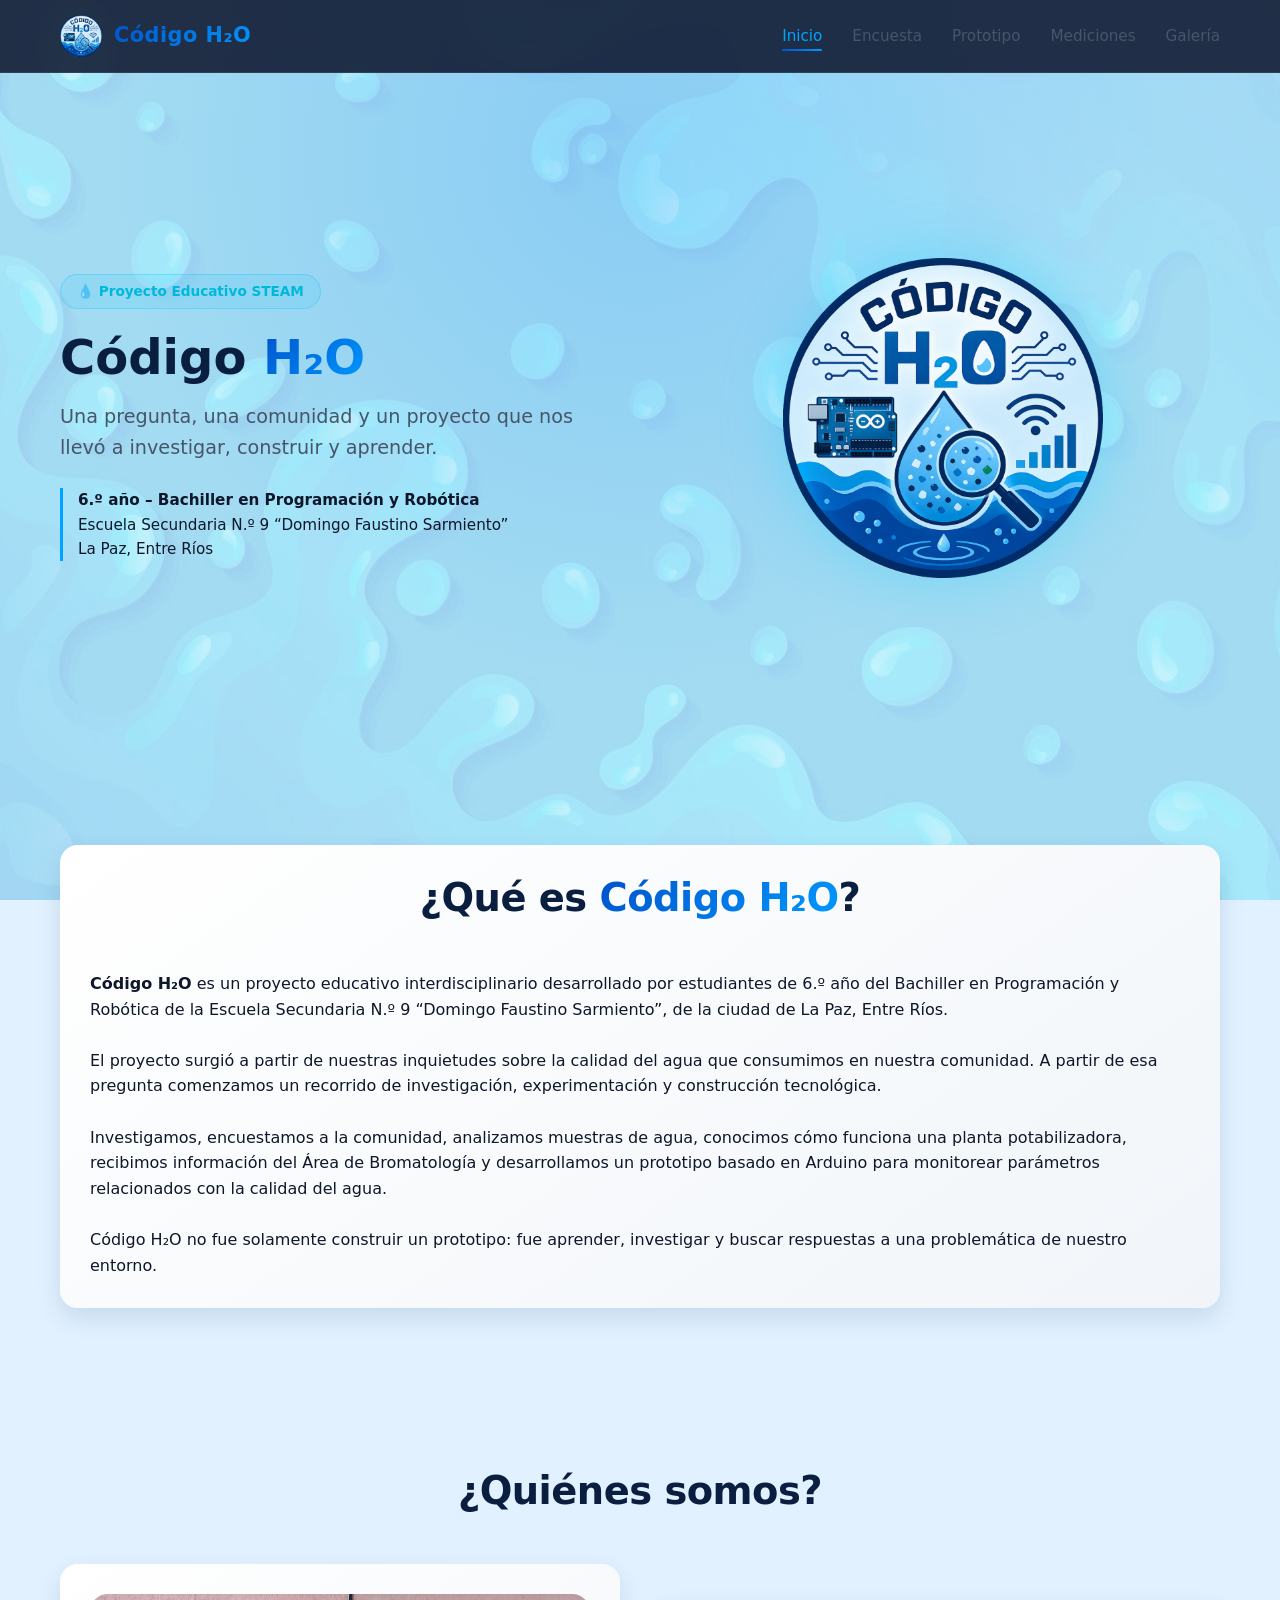
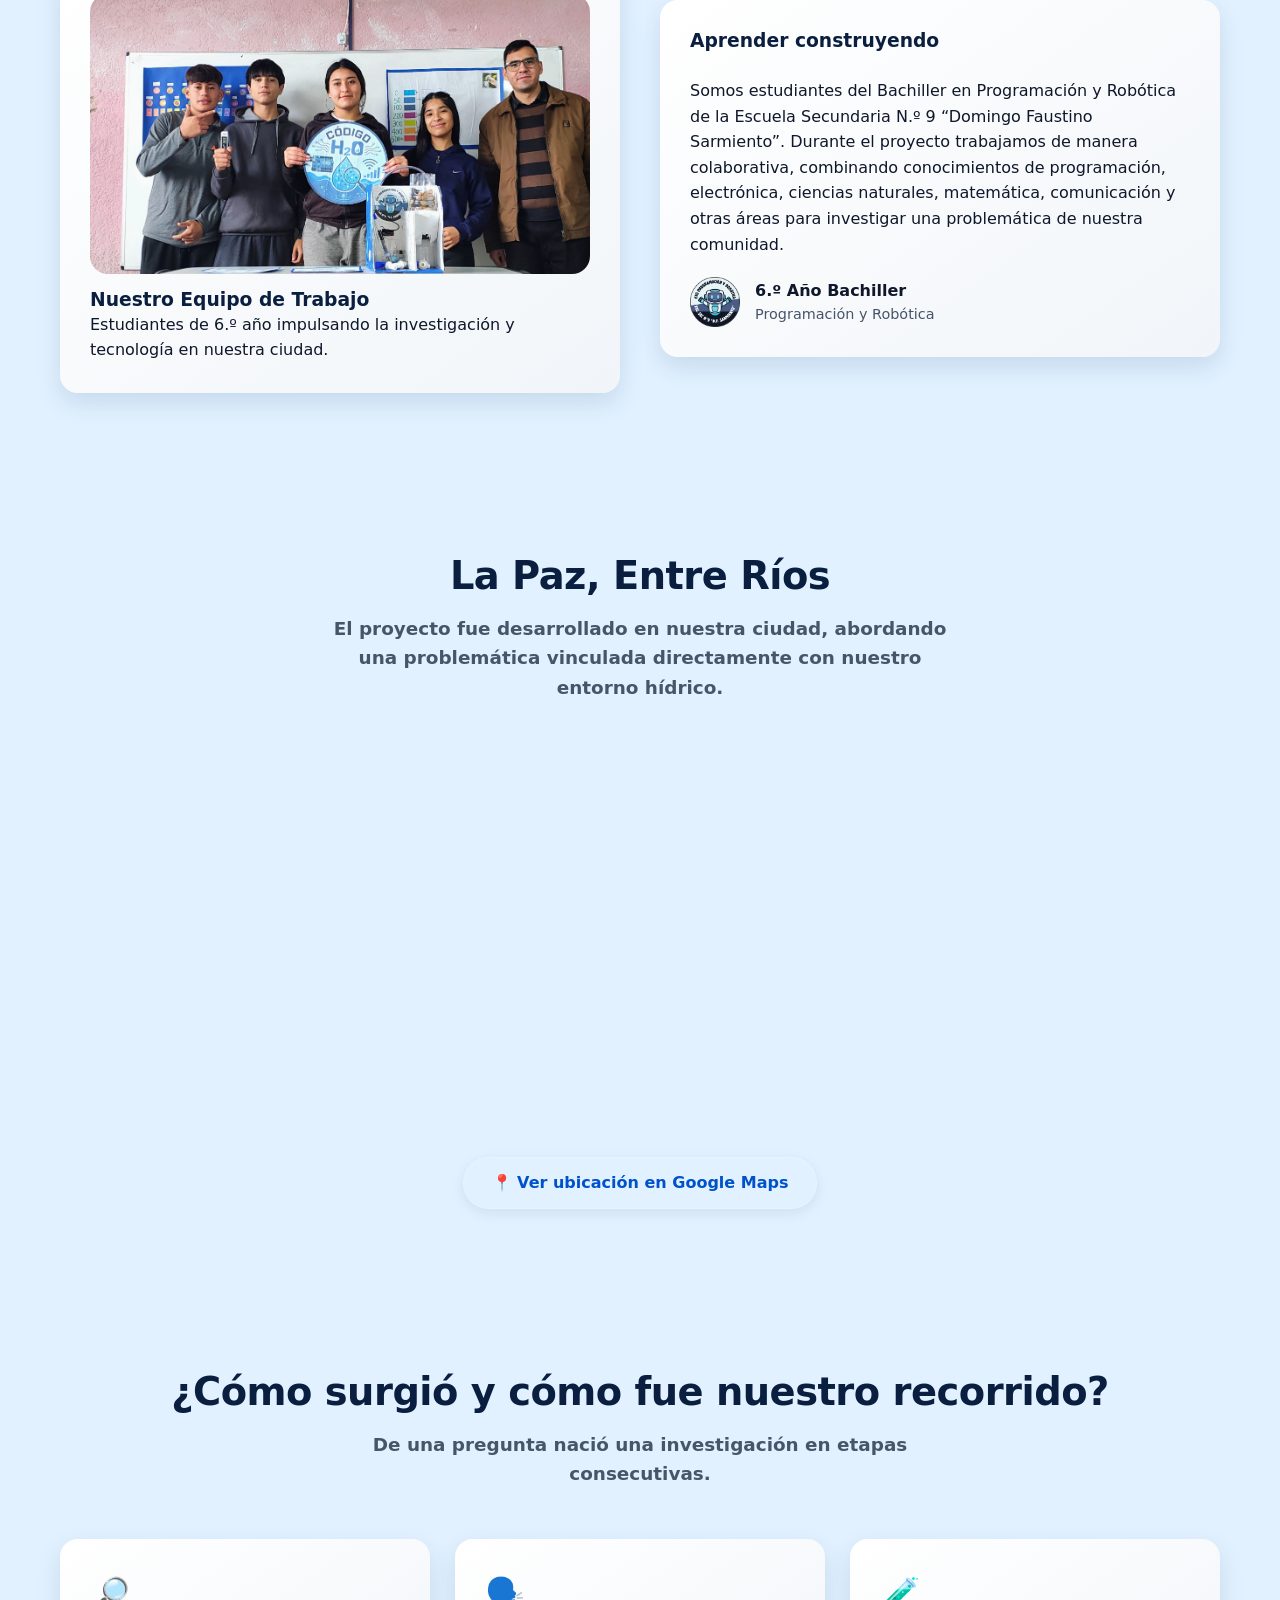
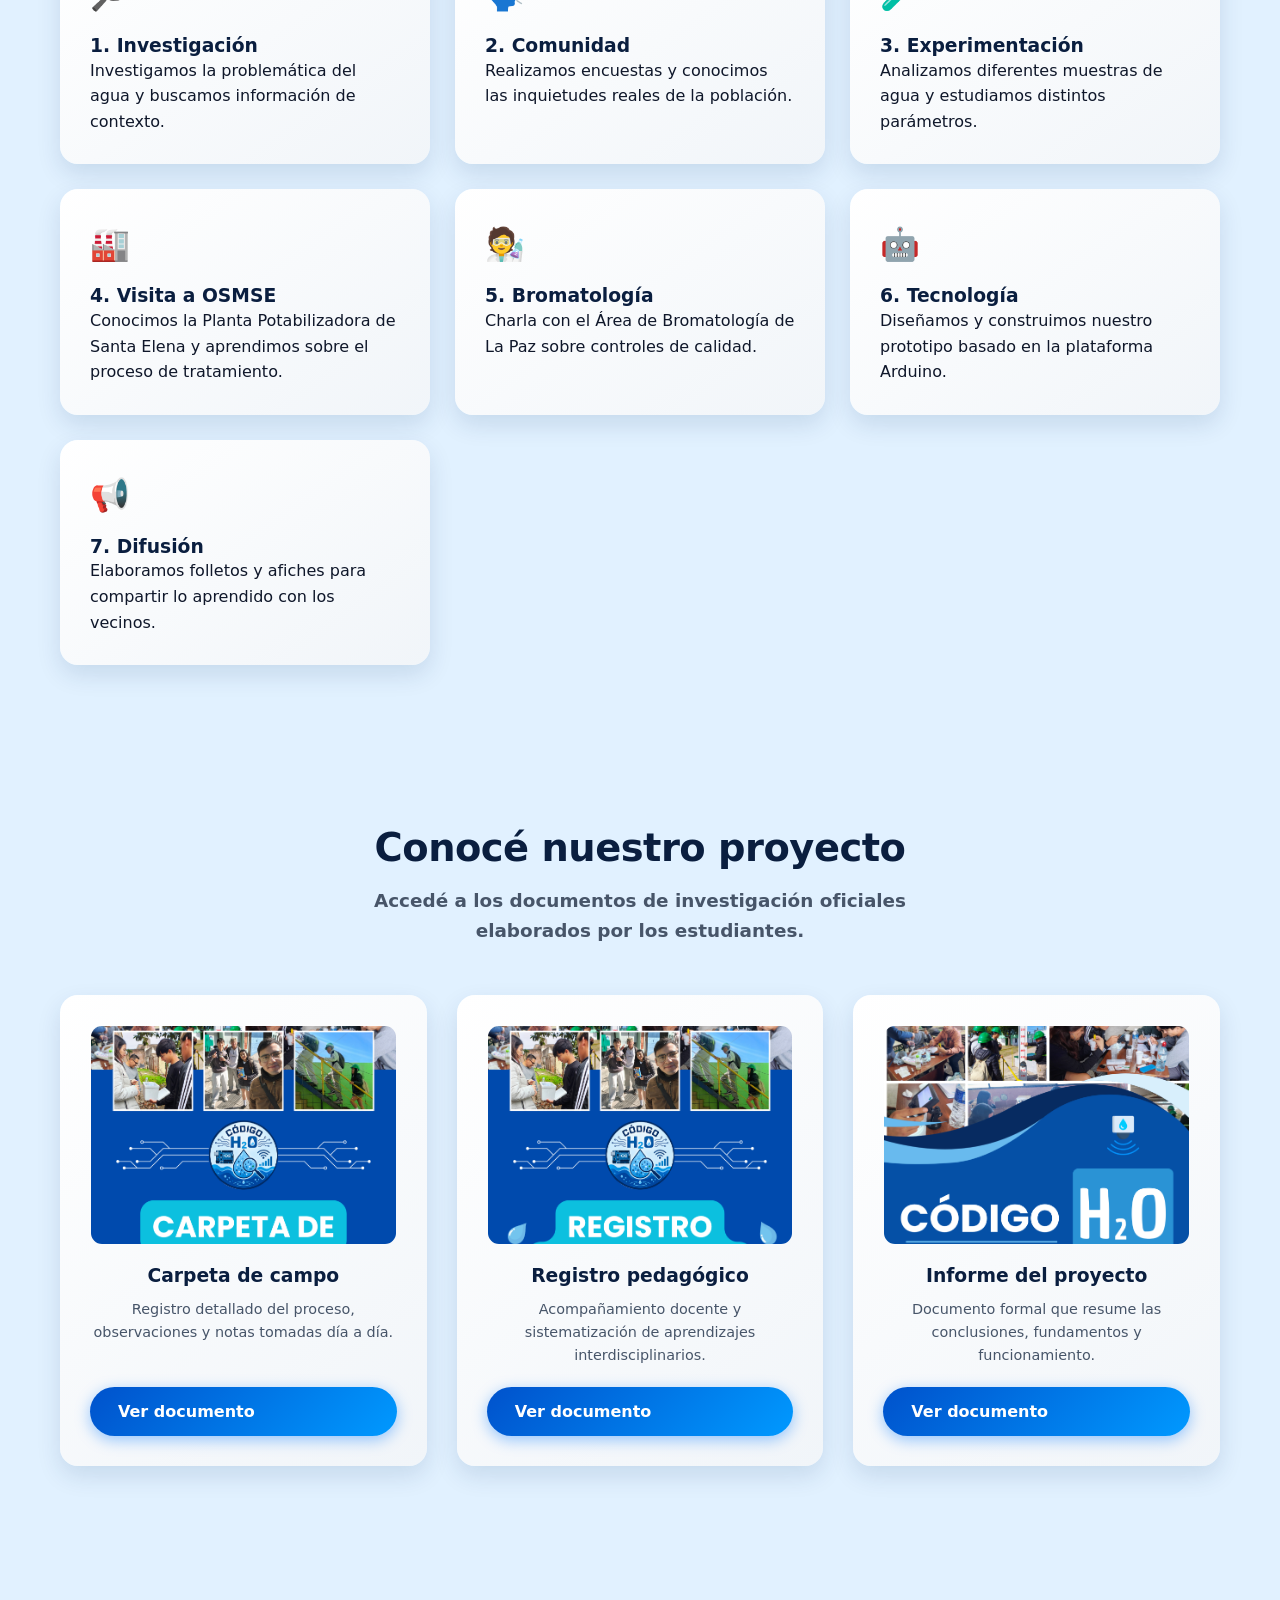
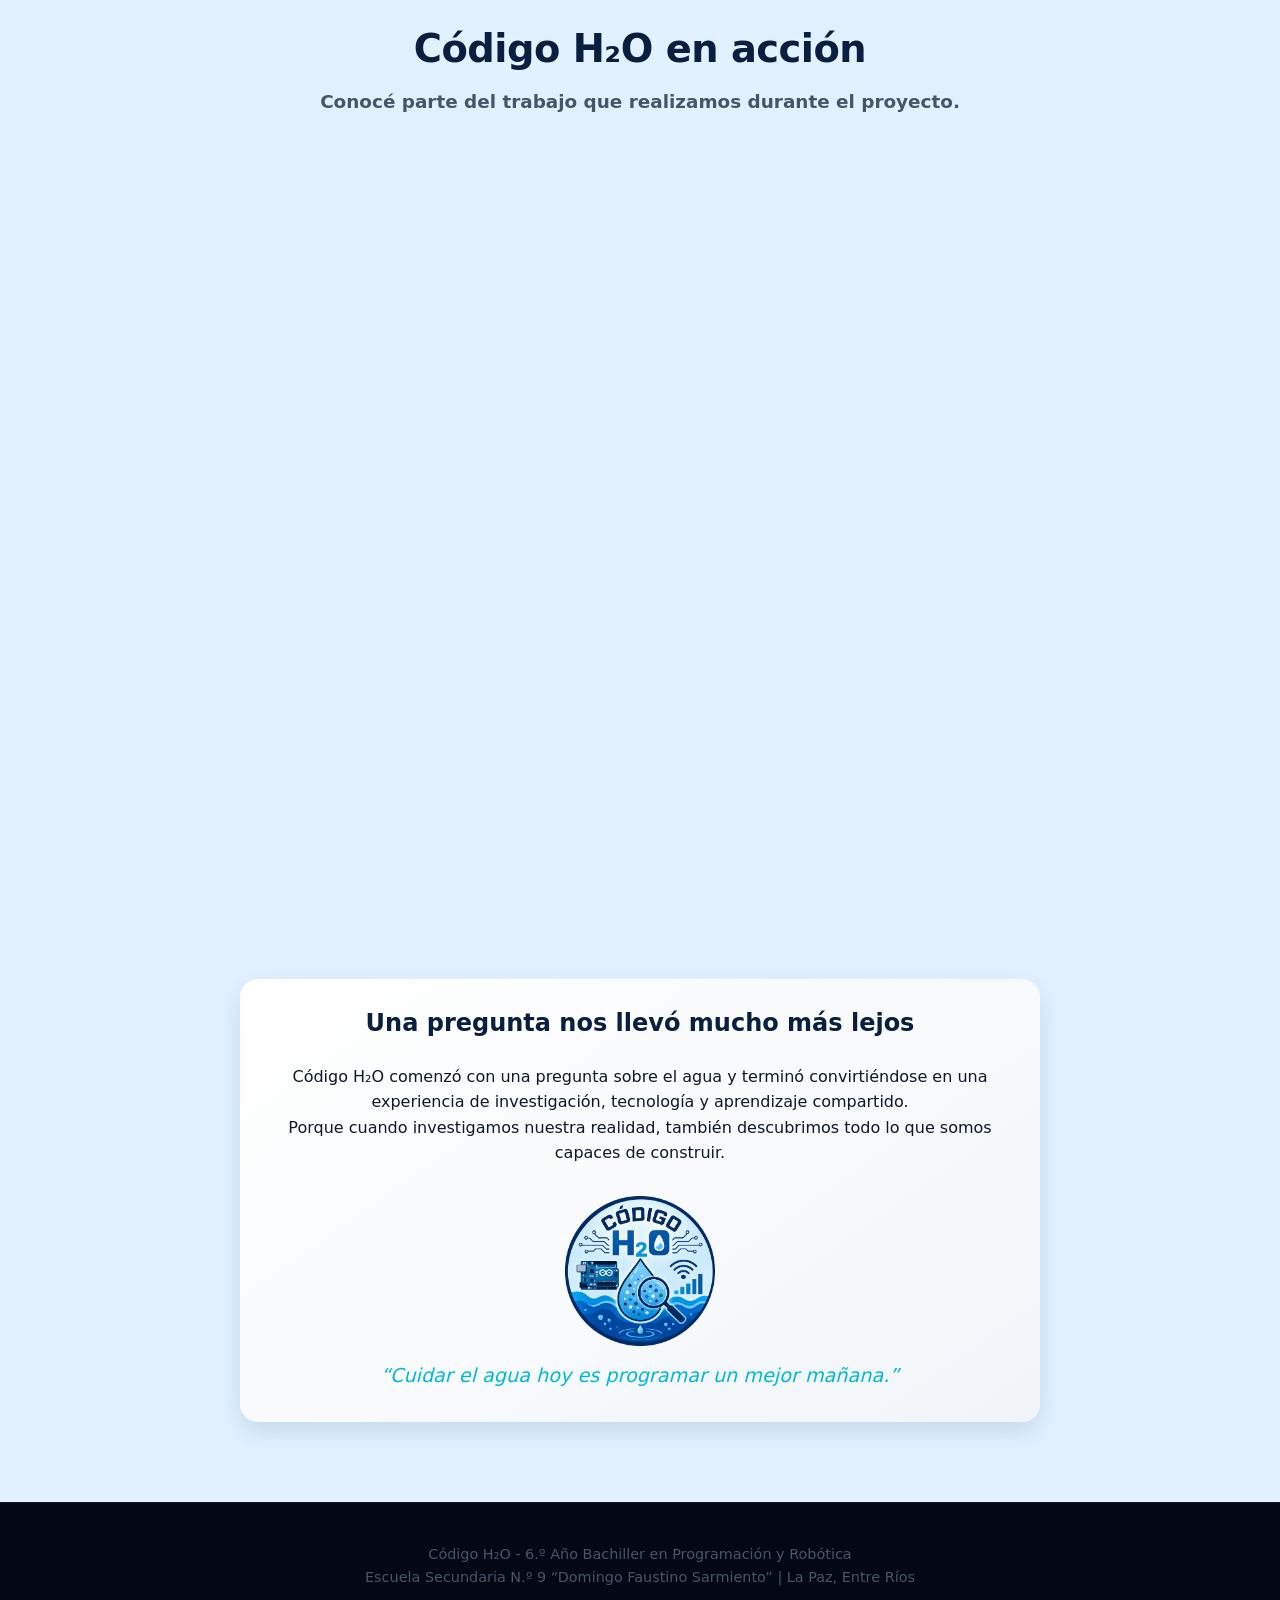
<file: index.html>
<!DOCTYPE html>
<html lang="es">
<head>
  <meta charset="UTF-8">
  <meta name="viewport" content="width=device-width, initial-scale=1.0">
  <title>Código H₂O - Proyecto Educativo STEAM</title>
  
  <!-- Estilos CSS -->
  <link rel="stylesheet" href="css/style.css">
  <link rel="stylesheet" href="css/components.css">
  <link rel="stylesheet" href="css/pages.css">
  <link rel="stylesheet" href="css/responsive.css">
</head>
<body>

  <!-- ENCABEZADO Y NAVEGACIÓN -->
  <header class="main-header">
    <div class="nav-container">
      <a href="index.html" class="brand-logo">
        <img src="assets/logo/logo-proyecto.png" alt="Logo Código H2O">
        <span class="brand-name text-gradient">Código H₂O</span>
      </a>

      <div class="hamburger" id="hamburger">
        <span></span>
        <span></span>
        <span></span>
      </div>

      <nav>
        <ul class="nav-links">
          <li><a href="index.html" class="nav-link active">Inicio</a></li>
          <li><a href="pages/encuesta.html" class="nav-link">Encuesta</a></li>
          <li><a href="pages/prototipo.html" class="nav-link">Prototipo</a></li>
          <li><a href="pages/mediciones.html" class="nav-link">Mediciones</a></li>
          <li><a href="pages/galeria.html" class="nav-link">Galería</a></li>
        </ul>
      </nav>
    </div>
  </header>

  <!-- 1. HERO / PORTADA -->
  <section class="hero-section">
    <div class="section-container hero-grid">
      <div class="hero-content">
        <span class="hero-badge">💧 Proyecto Educativo STEAM</span>
        <h1 class="hero-title">Código <span class="text-gradient">H₂O</span></h1>
        <p class="hero-subtitle">Una pregunta, una comunidad y un proyecto que nos llevó a investigar, construir y aprender.</p>
        
        <div class="hero-meta">
          <p><strong>6.º año – Bachiller en Programación y Robótica</strong></p>
          <p>Escuela Secundaria N.º 9 “Domingo Faustino Sarmiento”</p>
          <p>La Paz, Entre Ríos</p>
        </div>
      </div>

      <div class="hero-logo-box">
        <img src="assets/logo/logo-proyecto.png" alt="Logo Código H2O destacado">
      </div>
    </div>
  </section>

  <!-- 2. ¿QUÉ ES CÓDIGO H2O? -->
  <section class="section-container">
    <div class="card-tech">
      <div class="section-header">
        <h2 class="section-title">¿Qué es <span class="text-gradient">Código H₂O</span>?</h2>
      </div>
      <p><strong>Código H₂O</strong> es un proyecto educativo interdisciplinario desarrollado por estudiantes de 6.º año del Bachiller en Programación y Robótica de la Escuela Secundaria N.º 9 “Domingo Faustino Sarmiento”, de la ciudad de La Paz, Entre Ríos.</p>
      <br>
      <p>El proyecto surgió a partir de nuestras inquietudes sobre la calidad del agua que consumimos en nuestra comunidad. A partir de esa pregunta comenzamos un recorrido de investigación, experimentación y construcción tecnológica.</p>
      <br>
      <p>Investigamos, encuestamos a la comunidad, analizamos muestras de agua, conocimos cómo funciona una planta potabilizadora, recibimos información del Área de Bromatología y desarrollamos un prototipo basado en Arduino para monitorear parámetros relacionados con la calidad del agua.</p>
      <br>
      <p>Código H₂O no fue solamente construir un prototipo: fue aprender, investigar y buscar respuestas a una problemática de nuestro entorno.</p>
    </div>
  </section>

  <!-- 3. ¿QUIÉNES SOMOS? -->
  <section class="section-container">
    <div class="section-header">
      <h2 class="section-title">¿Quiénes somos?</h2>
    </div>

    <div class="about-grid">
      <div class="card-tech">
        <img src="assets/logo/equipo.jpg" alt="Equipo de estudiantes de Código H2O" class="school-card-img">
        <h3>Nuestro Equipo de Trabajo</h3>
        <p>Estudiantes de 6.º año impulsando la investigación y tecnología en nuestra ciudad.</p>
      </div>

      <div class="card-tech">
        <h3>Aprender construyendo</h3>
        <br>
        <p>Somos estudiantes del Bachiller en Programación y Robótica de la Escuela Secundaria N.º 9 “Domingo Faustino Sarmiento”. Durante el proyecto trabajamos de manera colaborativa, combinando conocimientos de programación, electrónica, ciencias naturales, matemática, comunicación y otras áreas para investigar una problemática de nuestra comunidad.</p>
        
        <div class="course-badge">
          <img src="assets/logo/logo-programacion.png" alt="Especialidad Programación y Robótica">
          <div>
            <strong>6.º Año Bachiller</strong>
            <p style="color: var(--text-muted); font-size: 0.9rem;">Programación y Robótica</p>
          </div>
        </div>
      </div>
    </div>
  </section>

  <!-- 4. NUESTRA CIUDAD -->
  <section class="section-container">
    <div class="section-header">
      <h2 class="section-title">La Paz, Entre Ríos</h2>
      <p class="section-subtitle">El proyecto fue desarrollado en nuestra ciudad, abordando una problemática vinculada directamente con nuestro entorno hídrico.</p>
    </div>

    <div class="map-wrapper">
      <iframe src="https://www.google.com/maps/embed?pb=!1m18!1m12!1m3!1d3419.825227367801!2d-59.648118!3d-30.748366!2m3!1f0!2f0!3f0!3m2!1i1024!2i768!4f13.1!3m3!1m2!1s0x95B3033D2D1B3209%3A0x8849E8687D0C92F3!2sLa%20Paz%2C%20Entre%20R%C3%ADos!5e0!3m2!1ses!2sar!4v1700000000000" allowfullscreen="" loading="lazy"></iframe>
    </div>
    
    <div style="text-align: center; margin-top: 25px;">
      <a href="https://maps.app.goo.gl/FAAgcc5ZJ1zTg21j7" target="_blank" class="btn-secondary">
        📍 Ver ubicación en Google Maps
      </a>
    </div>
  </section>

  <!-- 5 & 6. ¿CÓMO SURGIÓ LA IDEA? Y NUESTRO RECORRIDO -->
  <section class="section-container">
    <div class="section-header">
      <h2 class="section-title">¿Cómo surgió y cómo fue nuestro recorrido?</h2>
      <p class="section-subtitle">De una pregunta nació una investigación en etapas consecutivas.</p>
    </div>

    <div class="timeline-grid">
      <div class="card-tech timeline-card">
        <span class="timeline-icon">🔎</span>
        <h3>1. Investigación</h3>
        <p>Investigamos la problemática del agua y buscamos información de contexto.</p>
      </div>

      <div class="card-tech timeline-card">
        <span class="timeline-icon">🗣️</span>
        <h3>2. Comunidad</h3>
        <p>Realizamos encuestas y conocimos las inquietudes reales de la población.</p>
      </div>

      <div class="card-tech timeline-card">
        <span class="timeline-icon">🧪</span>
        <h3>3. Experimentación</h3>
        <p>Analizamos diferentes muestras de agua y estudiamos distintos parámetros.</p>
      </div>

      <div class="card-tech timeline-card">
        <span class="timeline-icon">🏭</span>
        <h3>4. Visita a OSMSE</h3>
        <p>Conocimos la Planta Potabilizadora de Santa Elena y aprendimos sobre el proceso de tratamiento.</p>
      </div>

      <div class="card-tech timeline-card">
        <span class="timeline-icon">🧑‍🔬</span>
        <h3>5. Bromatología</h3>
        <p>Charla con el Área de Bromatología de La Paz sobre controles de calidad.</p>
      </div>

      <div class="card-tech timeline-card">
        <span class="timeline-icon">🤖</span>
        <h3>6. Tecnología</h3>
        <p>Diseñamos y construimos nuestro prototipo basado en la plataforma Arduino.</p>
      </div>

      <div class="card-tech timeline-card">
        <span class="timeline-icon">📢</span>
        <h3>7. Difusión</h3>
        <p>Elaboramos folletos y afiches para compartir lo aprendido con los vecinos.</p>
      </div>
    </div>
  </section>

  <!-- 7. DOCUMENTACIÓN DEL PROYECTO -->
  <section class="section-container">
    <div class="section-header">
      <h2 class="section-title">Conocé nuestro proyecto</h2>
      <p class="section-subtitle">Accedé a los documentos de investigación oficiales elaborados por los estudiantes.</p>
    </div>

    <div class="docs-grid">
      <!-- Documento 1 -->
      <div class="card-tech doc-card">
        <div>
          <img src="assets/icons/portadacampo.png" alt="Carpeta de campo" class="doc-cover">
          <h3>Carpeta de campo</h3>
          <p style="color: var(--text-muted); font-size: 0.9rem; margin: 10px 0 20px 0;">Registro detallado del proceso, observaciones y notas tomadas día a día.</p>
        </div>
        <a href="assets/docs/carpetacampo.pdf" target="_blank" class="btn-primary">Ver documento</a>
      </div>

      <!-- Documento 2 -->
      <div class="card-tech doc-card">
        <div>
          <img src="assets/icons/portadapedagogico.png" alt="Registro pedagógico" class="doc-cover">
          <h3>Registro pedagógico</h3>
          <p style="color: var(--text-muted); font-size: 0.9rem; margin: 10px 0 20px 0;">Acompañamiento docente y sistematización de aprendizajes interdisciplinarios.</p>
        </div>
        <a href="assets/docs/registropedagogico.pdf" target="_blank" class="btn-primary">Ver documento</a>
      </div>

      <!-- Documento 3 -->
      <div class="card-tech doc-card">
        <div>
          <img src="assets/icons/portadaproyecto.png" alt="Informe del proyecto" class="doc-cover">
          <h3>Informe del proyecto</h3>
          <p style="color: var(--text-muted); font-size: 0.9rem; margin: 10px 0 20px 0;">Documento formal que resume las conclusiones, fundamentos y funcionamiento.</p>
        </div>
        <a href="assets/docs/informe.pdf" target="_blank" class="btn-primary">Ver documento</a>
      </div>
    </div>
  </section>

  <!-- 8. VIDEO DEL PROYECTO -->
  <section class="section-container">
    <div class="section-header">
      <h2 class="section-title">Código H₂O en acción</h2>
      <p class="section-subtitle">Conocé parte del trabajo que realizamos durante el proyecto.</p>
    </div>

    <div class="video-wrapper">
      <iframe src="https://www.youtube.com/embed/35GMi5Q-YSw" title="Video Código H2O" allow="accelerometer; autoplay; clipboard-write; encrypted-media; gyroscope; picture-in-picture" allowfullscreen></iframe>
    </div>
  </section>

  <!-- 9. CIERRE DEL INDEX -->
  <section class="section-container">
    <div class="card-tech closure-box">
      <h2>Una pregunta nos llevó mucho más lejos</h2>
      <br>
      <p>Código H₂O comenzó con una pregunta sobre el agua y terminó convirtiéndose en una experiencia de investigación, tecnología y aprendizaje compartido.</p>
      <p>Porque cuando investigamos nuestra realidad, también descubrimos todo lo que somos capaces de construir.</p>
      
      <img src="assets/logo/logo-proyecto.png" alt="Logo Código H2O" class="closure-logo">
      <p class="closure-phrase">“Cuidar el agua hoy es programar un mejor mañana.”</p>
    </div>
  </section>

  <!-- PIE DE PÁGINA -->
  <footer class="main-footer">
    <p>Código H₂O - 6.º Año Bachiller en Programación y Robótica</p>
    <p>Escuela Secundaria N.º 9 “Domingo Faustino Sarmiento” | La Paz, Entre Ríos</p>
  </footer>

  <!-- Scripts -->
  <script src="js/main.js"></script>
</body>
</html>
</file>
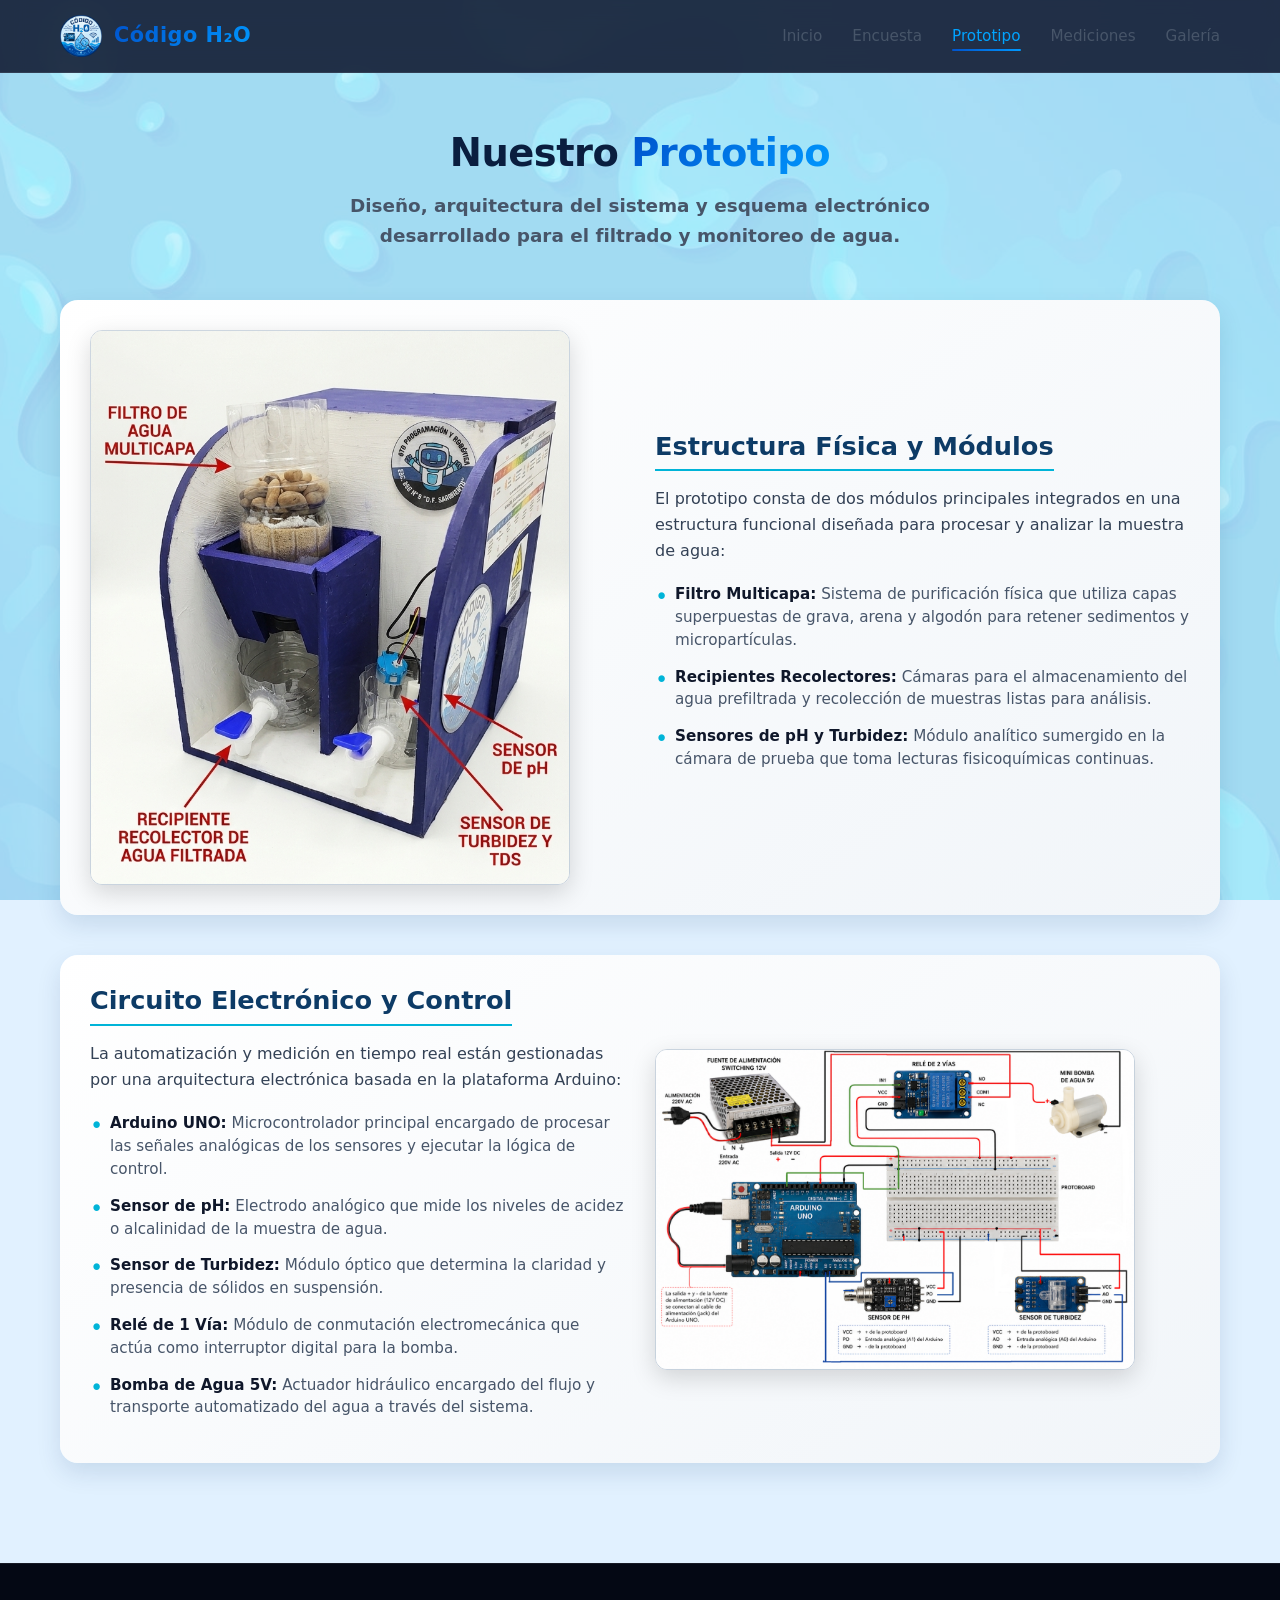
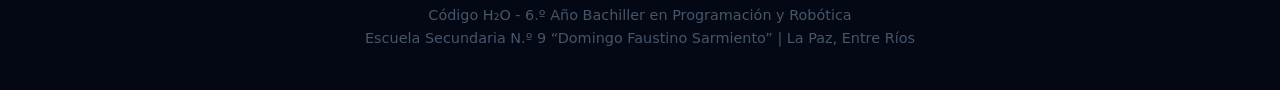
<file: pages/prototipo.html>
<!DOCTYPE html>
<html lang="es">
<head>
  <meta charset="UTF-8">
  <meta name="viewport" content="width=device-width, initial-scale=1.0">
  <title>Prototipo - Código H₂O</title>

  <!-- Estilos CSS -->
  <link rel="stylesheet" href="../css/style.css">
  <link rel="stylesheet" href="../css/components.css">
  <link rel="stylesheet" href="../css/pages.css">
  <link rel="stylesheet" href="../css/responsive.css">
  <link rel="stylesheet" href="../css/prototipo.css">
</head>
<body>

  <!-- ENCABEZADO Y NAVEGACIÓN -->
  <header class="main-header">
    <div class="nav-container">
      <a href="../index.html" class="brand-logo">
        <img src="../assets/logo/logo-proyecto.png" alt="Logo Código H2O">
        <span class="brand-name text-gradient">Código H₂O</span>
      </a>

      <div class="hamburger" id="hamburger">
        <span></span>
        <span></span>
        <span></span>
      </div>

      <nav>
        <ul class="nav-links">
          <li><a href="../index.html" class="nav-link">Inicio</a></li>
          <li><a href="encuesta.html" class="nav-link">Encuesta</a></li>
          <li><a href="prototipo.html" class="nav-link active">Prototipo</a></li>
          <li><a href="mediciones.html" class="nav-link">Mediciones</a></li>
          <li><a href="galeria.html" class="nav-link">Galería</a></li>
        </ul>
      </nav>
    </div>
  </header>

  <!-- CONTENIDO PRINCIPAL: PROTOTIPO -->
  <main class="section-container prototipo-main">
    
    <!-- Encabezado de Sección -->
    <div class="section-header">
      <h1 class="section-title">Nuestro <span class="text-gradient">Prototipo</span></h1>
      <p class="section-subtitle">Diseño, arquitectura del sistema y esquema electrónico desarrollado para el filtrado y monitoreo de agua.</p>
    </div>

    <!-- 1. Estructura y Partes del Prototipo -->
    <section class="prototipo-section">
      <div class="card-tech grid-2-cols">
        <div class="prototipo-img-container">
          <img src="../assets/prototipo/prototipo.png" alt="Estructura y partes del prototipo Código H2O" class="prototipo-img">
        </div>
        <div class="prototipo-info">
          <h2>Estructura Física y Módulos</h2>
          <p>El prototipo consta de dos módulos principales integrados en una estructura funcional diseñada para procesar y analizar la muestra de agua:</p>
          
          <ul class="prototipo-list">
            <li>
              <strong>Filtro Multicapa:</strong> Sistema de purificación física que utiliza capas superpuestas de grava, arena y algodón para retener sedimentos y micropartículas.
            </li>
            <li>
              <strong>Recipientes Recolectores:</strong> Cámaras para el almacenamiento del agua prefiltrada y recolección de muestras listas para análisis.
            </li>
            <li>
              <strong>Sensores de pH y Turbidez:</strong> Módulo analítico sumergido en la cámara de prueba que toma lecturas fisicoquímicas continuas.
            </li>
          </ul>
        </div>
      </div>
    </section>

    <!-- 2. Circuito y Componentes Electrónicos -->
    <section class="prototipo-section">
      <div class="card-tech grid-2-cols reverse-on-mobile">
        <div class="prototipo-info">
          <h2>Circuito Electrónico y Control</h2>
          <p>La automatización y medición en tiempo real están gestionadas por una arquitectura electrónica basada en la plataforma Arduino:</p>
          
          <ul class="prototipo-list">
            <li>
              <strong>Arduino UNO:</strong> Microcontrolador principal encargado de procesar las señales analógicas de los sensores y ejecutar la lógica de control.
            </li>
            <li>
              <strong>Sensor de pH:</strong> Electrodo analógico que mide los niveles de acidez o alcalinidad de la muestra de agua.
            </li>
            <li>
              <strong>Sensor de Turbidez:</strong> Módulo óptico que determina la claridad y presencia de sólidos en suspensión.
            </li>
            <li>
              <strong>Relé de 1 Vía:</strong> Módulo de conmutación electromecánica que actúa como interruptor digital para la bomba.
            </li>
            <li>
              <strong>Bomba de Agua 5V:</strong> Actuador hidráulico encargado del flujo y transporte automatizado del agua a través del sistema.
            </li>
          </ul>
        </div>
        <div class="prototipo-img-container">
          <img src="../assets/prototipo/circuito.png" alt="Esquema del circuito electrónico en Arduino" class="prototipo-img">
        </div>
      </div>
    </section>

  </main>

  <!-- PIE DE PÁGINA -->
  <footer class="main-footer">
    <p>Código H₂O - 6.º Año Bachiller en Programación y Robótica</p>
    <p>Escuela Secundaria N.º 9 “Domingo Faustino Sarmiento” | La Paz, Entre Ríos</p>
  </footer>

  <!-- Scripts JavaScript -->
  <script src="../js/main.js"></script>
</body>
</html>
</file>
<file: css/style.css>
/* ==========================================
   CÓDIGO H2O - Estilos Globales (Optimizado y Alto Contraste)
   ========================================== */

:root {
  /* Paleta de Colores Clara con Sombreado Definido */
  --bg-overlay: rgba(220, 238, 255, 0.85); /* Capa clara sobre fondo */
  --bg-card: #FFFFFF;                     /* Fondo blanco sólido/opaco para máximo contraste */
  
  --primary: #0052CC;         /* Azul más oscuro e intencional para lectura fácil */
  --primary-hover: #003D99;   /* Azul profundo para hover de botones */
  --primary-light: #00A3FF;   /* Celeste de acento */
  --accent-cyan: #00B8D9;     /* Turquesa profundo */
  
  --text-main: #0F172A;       /* Texto casi negro para alta legibilidad */
  --text-muted: #475569;      /* Gris oscuro para textos secundarios */
  --white: #FFFFFF;
  
  /* Degradados Vibrantes */
  --grad-primary: linear-gradient(135deg, #0052CC 0%, #0099FF 100%);
  --grad-card: linear-gradient(145deg, #FFFFFF 0%, #F1F5F9 100%);
  --grad-hero-badge: linear-gradient(135deg, #0052CC 0%, #00A3FF 100%);

  /* Fuentes */
  --font-main: 'Segoe UI', system-ui, -apple-system, BlinkMacSystemFont, Roboto, sans-serif;

  /* Sombras y Bordes para definir contenedores sobre fondo claro */
  --shadow-sm: 0 4px 14px rgba(15, 23, 42, 0.08);
  --shadow-card: 0 10px 25px rgba(0, 51, 102, 0.12); /* Sombra marcada para que los contenedores "floten" */
  --shadow-button: 0 6px 18px rgba(0, 82, 204, 0.25);
  --border-card: 1px solid rgba(0, 82, 204, 0.18);   /* Borde azul suave para delimitar cajas */

  /* Transiciones */
  --transition: all 0.3s cubic-bezier(0.4, 0, 0.2, 1);
  --radius: 18px;
}

/* Reset Base */
* {
  margin: 0;
  padding: 0;
  box-sizing: border-box;
}

html {
  scroll-behavior: smooth;
  font-family: var(--font-main);
  color: var(--text-main);
  line-height: 1.6;
}

body {
  overflow-x: hidden;
  background: var(--bg-overlay) url('../assets/logo/fondo.jpg') center/cover fixed no-repeat;
  background-blend-mode: overlay;
}

a {
  text-decoration: none;
  color: inherit;
}

img {
  max-width: 100%;
  height: auto;
  display: block;
}

/* Tipografía de Encabezados */
h1, h2, h3, h4 {
  color: #0A1E3F;
  font-weight: 800;
  line-height: 1.2;
}

.text-gradient {
  background: var(--grad-primary);
  -webkit-background-clip: text;
  background-clip: text;
  -webkit-text-fill-color: transparent;
  color: transparent;
  -webkit-text-stroke: 0px transparent;
  outline: none;
}

/* Contenedores y Secciones */
.section-container {
  max-width: 1200px;
  margin: 0 auto;
  padding: 80px 20px;
}

.section-header {
  text-align: center;
  margin-bottom: 50px;
}

.section-title {
  font-size: 2.4rem;
  margin-bottom: 15px;
  letter-spacing: -0.5px;
}

.section-subtitle {
  color: var(--text-muted);
  font-size: 1.15rem;
  max-width: 650px;
  margin: 0 auto;
  font-weight: 600;
}

/* Tarjetas y Contenedores con Alto Contraste */
.card-tech {
  background: var(--grad-card);
  border: var(--border-card);
  border-radius: var(--radius);
  padding: 30px;
  box-shadow: var(--shadow-card);
  transition: var(--transition);
}

.card-tech:hover {
  transform: translateY(-4px);
  box-shadow: 0 15px 35px rgba(0, 82, 204, 0.18);
  border-color: rgba(0, 82, 204, 0.35);
}

/* Botones con Contraste Reforzado */
.btn-primary {
  display: inline-block;
  background: var(--grad-primary);
  color: var(--white) !important;
  font-weight: 700;
  padding: 12px 28px;
  border-radius: 50px;
  box-shadow: var(--shadow-button);
  transition: var(--transition);
  border: none;
  text-align: center;
}

.btn-primary:hover {
  transform: translateY(-2px);
  box-shadow: 0 8px 22px rgba(0, 82, 204, 0.4);
  background: var(--primary-hover);
}

.btn-secondary {
  display: inline-block;
  background: #FFFFFF;
  color: var(--primary) !important;
  font-weight: 700;
  padding: 12px 28px;
  border-radius: 50px;
  border: 2px solid var(--primary);
  box-shadow: var(--shadow-sm);
  transition: var(--transition);
  text-align: center;
}

.btn-secondary:hover {
  background: var(--primary);
  color: var(--white) !important;
  transform: translateY(-2px);
  box-shadow: var(--shadow-button);
}
</file>
<file: css/components.css>
/* ==========================================
   CÓDIGO H2O - Componentes UI
   ========================================== */

/* HEADER & NAV */
.main-header {
  position: fixed;
  top: 0;
  left: 0;
  width: 100%;
  z-index: 1000;
  background: rgba(10, 17, 40, 0.85);
  backdrop-filter: blur(12px);
  border-bottom: 1px solid rgba(255, 255, 255, 0.08);
}

.nav-container {
  max-width: 1200px;
  margin: 0 auto;
  display: flex;
  justify-content: space-between;
  align-items: center;
  padding: 15px 20px;
}

.brand-logo {
  display: flex;
  align-items: center;
  gap: 12px;
}

.brand-logo img {
  height: 42px;
  width: auto;
}

.brand-name {
  font-size: 1.3rem;
  font-weight: 700;
  letter-spacing: 0.5px;
}

.nav-links {
  display: flex;
  list-style: none;
  gap: 30px;
}

.nav-link {
  font-size: 0.95rem;
  font-weight: 500;
  color: var(--text-muted);
  transition: var(--transition);
  position: relative;
}

.nav-link:hover,
.nav-link.active {
  color: var(--primary-light);
}

.nav-link.active::after {
  content: '';
  position: absolute;
  bottom: -6px;
  left: 0;
  width: 100%;
  height: 2px;
  background: var(--grad-primary);
  border-radius: 2px;
}

/* HAMBURGUESA MÓVIL */
.hamburger {
  display: none;
  flex-direction: column;
  cursor: pointer;
  gap: 5px;
}

.hamburger span {
  width: 25px;
  height: 3px;
  background-color: var(--text-main);
  border-radius: 2px;
  transition: var(--transition);
}

/* TARJETAS GLOBALES */
.card-tech {
  background: var(--grad-card);
  border: var(--border-glow);
  border-radius: var(--radius);
  padding: 30px;
  backdrop-filter: blur(8px);
  transition: var(--transition);
}

.card-tech:hover {
  transform: translateY(-5px);
  border-color: rgba(0, 198, 255, 0.4);
  box-shadow: var(--shadow-glow);
}

/* BOTONES */
.btn-primary {
  display: inline-flex;
  align-items: center;
  gap: 10px;
  padding: 12px 28px;
  background: var(--grad-primary);
  color: var(--white);
  font-weight: 600;
  border-radius: 30px;
  border: none;
  cursor: pointer;
  transition: var(--transition);
  box-shadow: 0 4px 15px rgba(0, 119, 254, 0.4);
}

.btn-primary:hover {
  transform: translateY(-2px);
  box-shadow: 0 6px 20px rgba(0, 198, 255, 0.6);
}

.btn-secondary {
  display: inline-flex;
  align-items: center;
  gap: 10px;
  padding: 12px 28px;
  background: rgba(255, 255, 255, 0.05);
  border: 1px solid rgba(255, 255, 255, 0.2);
  color: var(--text-main);
  font-weight: 600;
  border-radius: 30px;
  transition: var(--transition);
}

.btn-secondary:hover {
  background: rgba(255, 255, 255, 0.1);
  border-color: var(--primary-light);
  color: var(--white);
}

/* REPRODUCTOR Y MAPA EMBEBIDOS */
.video-wrapper, .map-wrapper {
  position: relative;
  width: 100%;
  border-radius: var(--radius);
  overflow: hidden;
  border: var(--border-glow);
  box-shadow: var(--shadow-glow);
}

.video-wrapper {
  padding-top: 56.25%; /* Relación 16:9 */
}

.video-wrapper iframe {
  position: absolute;
  top: 0;
  left: 0;
  width: 100%;
  height: 100%;
  border: 0;
}

.map-wrapper iframe {
  width: 100%;
  height: 380px;
  border: 0;
  display: block;
}

/* FOOTER */
.main-footer {
  background: #040814;
  border-top: 1px solid rgba(255, 255, 255, 0.08);
  padding: 40px 20px;
  text-align: center;
  color: var(--text-muted);
  font-size: 0.9rem;
}
</file>
<file: css/pages.css>
/* ==========================================
   CÓDIGO H2O - Estilos Específicos del Index
   ========================================== */

/* HERO SECTION */
.hero-section {
  padding-top: 150px;
  padding-bottom: 80px;
  min-height: 85vh;
  display: flex;
  align-items: center;
  background: radial-gradient(circle at 50% 20%, rgba(0, 119, 254, 0.15) 0%, transparent 60%);
}

.hero-grid {
  display: grid;
  grid-template-columns: 1fr 1fr;
  gap: 50px;
  align-items: center;
}

.hero-logo-box {
  display: flex;
  justify-content: center;
  position: relative;
}

.hero-logo-box img {
  max-width: 320px;
  filter: drop-shadow(0 0 30px rgba(0, 198, 255, 0.3));
  animation: float 6s ease-in-out infinite;
}

@keyframes float {
  0%, 100% { transform: translateY(0px); }
  50% { transform: translateY(-12px); }
}

.hero-badge {
  display: inline-block;
  padding: 6px 16px;
  background: rgba(0, 198, 255, 0.1);
  border: 1px solid rgba(0, 198, 255, 0.3);
  border-radius: 20px;
  color: var(--accent-cyan);
  font-size: 0.85rem;
  font-weight: 600;
  margin-bottom: 20px;
}

.hero-title {
  font-size: 3rem;
  margin-bottom: 15px;
}

.hero-subtitle {
  font-size: 1.2rem;
  color: var(--text-muted);
  margin-bottom: 25px;
}

.hero-meta {
  border-left: 3px solid var(--primary-light);
  padding-left: 15px;
  font-size: 0.95rem;
  color: var(--text-main);
}

/* QUIÉNES SOMOS GRID */
.about-grid {
  display: grid;
  grid-template-columns: 1fr 1fr;
  gap: 40px;
  align-items: center;
}

.school-card-img {
  width: 100%;
  height: 280px;
  object-fit: cover;
  border-radius: var(--radius);
  margin-bottom: 15px;
}

.course-badge {
  display: flex;
  align-items: center;
  gap: 15px;
  margin-top: 20px;
}

.course-badge img {
  height: 50px;
  width: auto;
}

/* LÍNEA DE TIEMPO / RECORRIDO */
.timeline-grid {
  display: grid;
  grid-template-columns: repeat(auto-fit, minmax(280px, 1fr));
  gap: 25px;
}

.timeline-card {
  position: relative;
  overflow: hidden;
}

.timeline-icon {
  font-size: 2rem;
  margin-bottom: 15px;
  display: inline-block;
}

/* DOCUMENTOS PDF GRID */
.docs-grid {
  display: grid;
  grid-template-columns: repeat(3, 1fr);
  gap: 30px;
}

.doc-card {
  text-align: center;
  display: flex;
  flex-direction: column;
  justify-content: space-between;
}

.doc-cover {
  width: 100%;
  height: 220px;
  object-fit: cover;
  border-radius: 12px;
  margin-bottom: 20px;
  border: 1px solid rgba(255, 255, 255, 0.1);
}

/* CIERRE */
.closure-box {
  text-align: center;
  max-width: 800px;
  margin: 0 auto;
}

.closure-logo {
  max-width: 150px;
  margin: 30px auto 15px auto;
}

.closure-phrase {
  font-style: italic;
  color: var(--accent-cyan);
  font-size: 1.2rem;
}
</file>
<file: css/responsive.css>
/* ==========================================
   CÓDIGO H2O - Adaptabilidad Responsive
   ========================================== */

@media (max-width: 992px) {
  .hero-grid,
  .about-grid {
    grid-template-columns: 1fr;
    text-align: center;
  }

  .hero-logo-box {
    order: -1;
  }

  .hero-meta {
    border-left: none;
    border-top: 2px solid var(--primary-light);
    padding-left: 0;
    padding-top: 15px;
  }

  .docs-grid {
    grid-template-columns: repeat(2, 1fr);
  }
}

@media (max-width: 768px) {
  .hamburger {
    display: flex;
  }

  .nav-links {
    position: absolute;
    top: 100%;
    left: 0;
    width: 100%;
    background: rgba(10, 17, 40, 0.98);
    flex-direction: column;
    align-items: center;
    padding: 20px 0;
    gap: 20px;
    clip-path: circle(0% at 100% 0);
    transition: all 0.4s ease-in-out;
  }

  .nav-links.active {
    clip-path: circle(140% at 100% 0);
  }

  .hero-title {
    font-size: 2.2rem;
  }

  .section-title {
    font-size: 1.8rem;
  }

  .docs-grid {
    grid-template-columns: 1fr;
  }

  .section-container {
    padding: 50px 15px;
  }
}
</file>
<file: css/prototipo.css>
/* Espaciado para evitar que el header fijo tape el título */
.prototipo-main {
  padding-top: 130px !important;
  padding-bottom: 60px;
}

.prototipo-section {
  margin-bottom: 40px;
}

/* Grilla de 2 columnas para imagen + descripción */
.grid-2-cols {
  display: grid;
  grid-template-columns: 1fr 1fr;
  gap: 30px;
  align-items: center;
}

.prototipo-img-container {
  text-align: center;
  width: 100%;
}

.prototipo-img {
  width: 100%;
  max-width: 480px;
  height: auto;
  border-radius: 12px;
  box-shadow: 0 8px 24px rgba(0, 0, 0, 0.15);
  border: 1px solid rgba(13, 59, 102, 0.2);
  transition: transform 0.3s ease, box-shadow 0.3s ease;
}

.prototipo-img:hover {
  transform: translateY(-4px);
  box-shadow: 0 12px 28px rgba(13, 59, 102, 0.25);
}

/* Títulos y textos legibles sobre contenedor claro */
.prototipo-info h2 {
  color: #0d3b66; /* Azul oscuro legible */
  font-size: 1.6rem;
  margin-bottom: 15px;
  border-bottom: 2px solid #00b4d8;
  padding-bottom: 8px;
  display: inline-block;
}

.prototipo-info p {
  color: #334155; /* Texto gris/oscuro para lectura cómoda */
  font-size: 1rem;
  line-height: 1.6;
  margin-bottom: 20px;
}

.prototipo-list {
  list-style: none;
  padding: 0;
  margin: 0;
}

.prototipo-list li {
  color: #475569; /* Gris oscuro */
  font-size: 0.95rem;
  line-height: 1.5;
  margin-bottom: 14px;
  position: relative;
  padding-left: 20px;
}

.prototipo-list li::before {
  content: "•";
  color: #00b4d8; /* Viñeta cian contrastante */
  font-size: 1.4rem;
  position: absolute;
  left: 0;
  top: -3px;
}

.prototipo-list strong {
  color: #0f172a; /* Texto negrita en negro/azul petróleo */
}

/* Responsivo para móviles */
@media (max-width: 768px) {
  .prototipo-main {
    padding-top: 100px !important;
  }

  .grid-2-cols {
    grid-template-columns: 1fr;
    gap: 20px;
  }

  .reverse-on-mobile {
    display: flex;
    flex-direction: column-reverse;
  }
}
</file>
